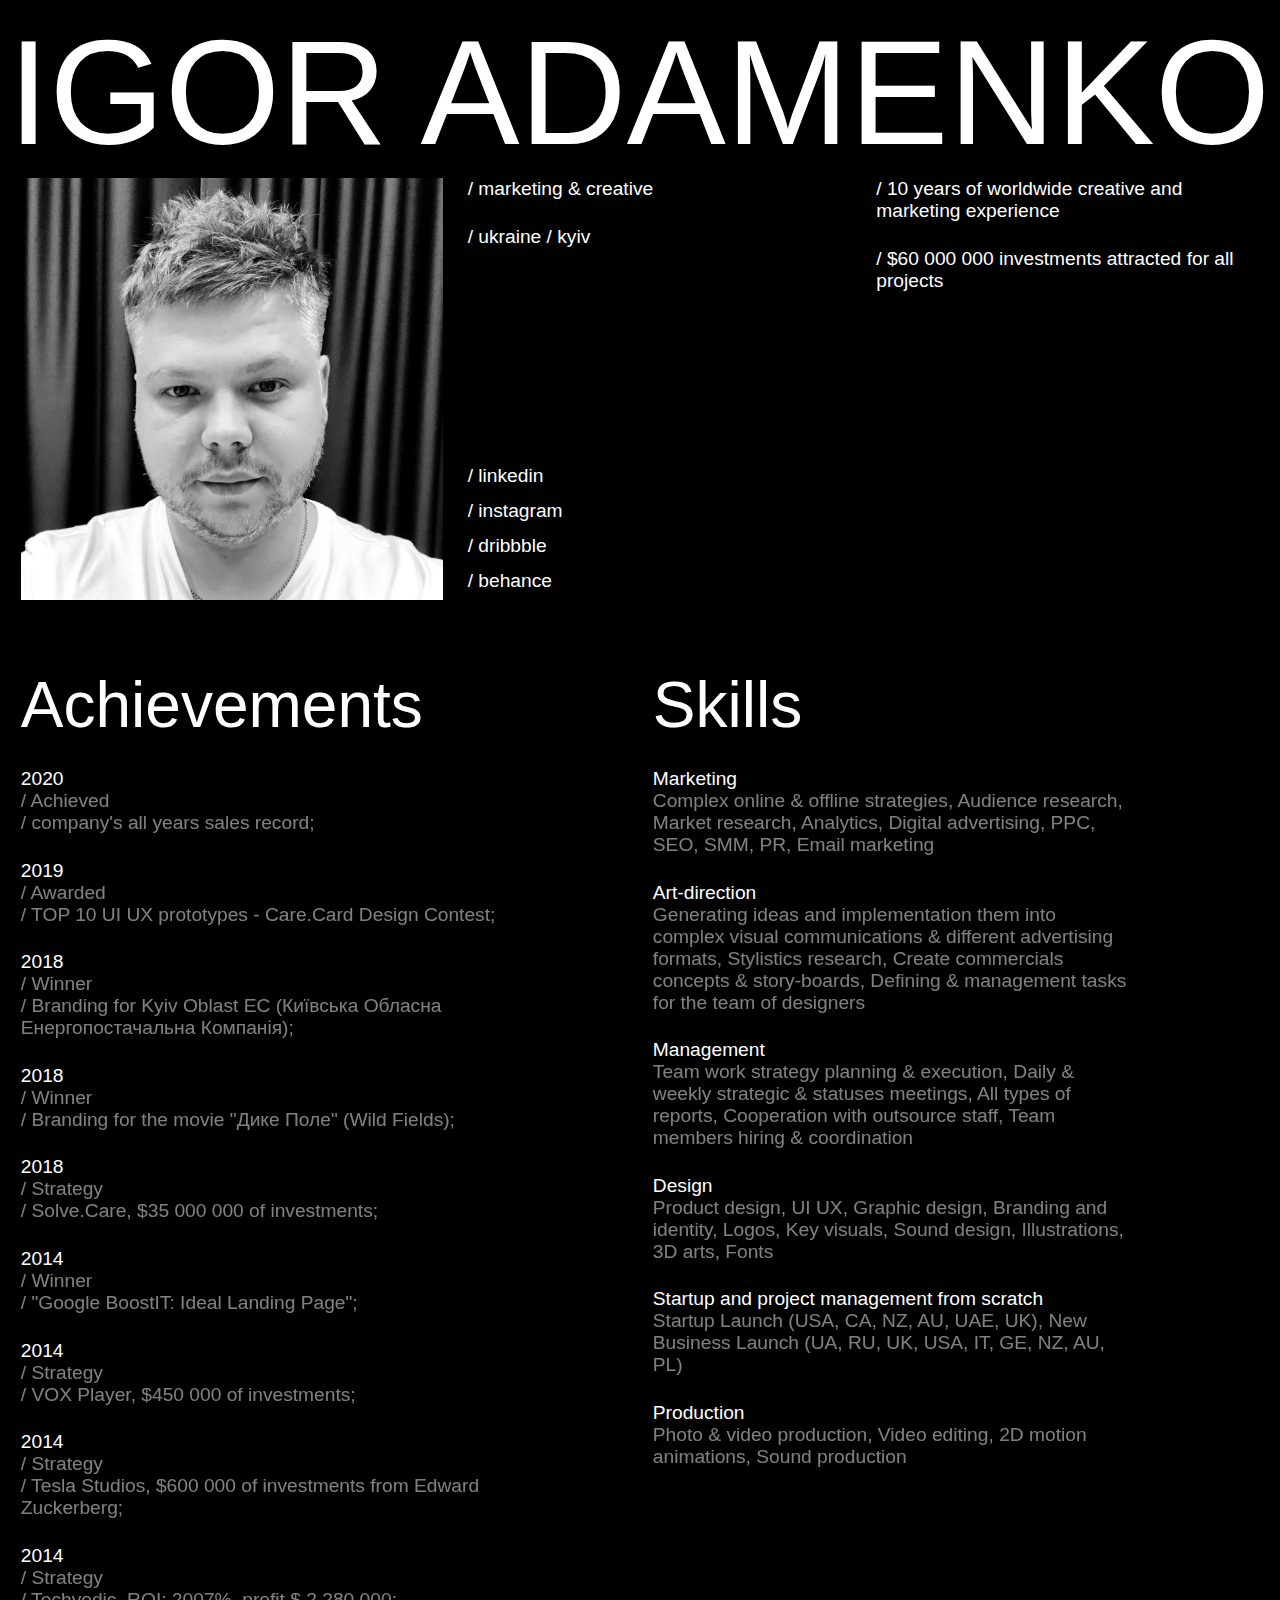
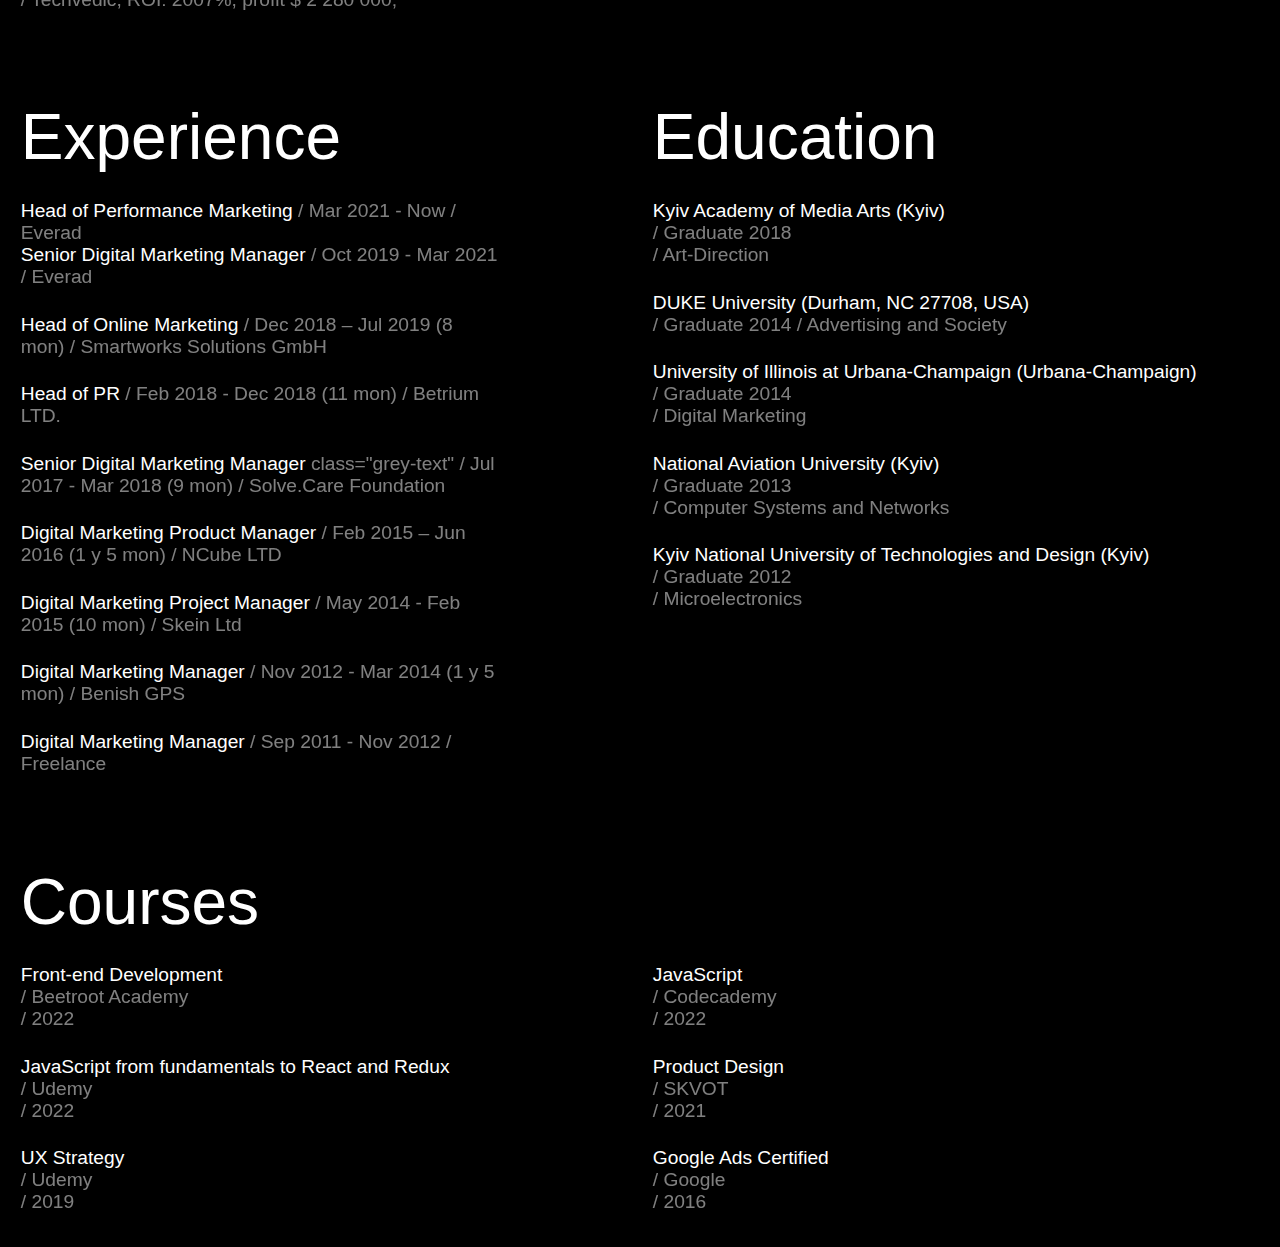
<file: index.html>
<!DOCTYPE html>
<html lang="en">
<head>
    <meta charset="UTF-8">
    <meta http-equiv="X-UA-Compatible" content="IE=edge">
    <meta name="viewport" content="width=device-width, initial-scale=1.0">
    <link rel="stylesheet" href="./stylesheet.css">
    <title>IGOR-ADAMENKO // // CREATIVE DEVELOPER</title>
</head>
<body>
    <header>
        <h1>
            igor adamenko
        </h1>
    </header>
    <!-- 1st Screen section start -->
    <section class="section-row">

        <!-- Column 1 -->
        <div class="section-row__col3">
            <picture>
                <source srcset="" media="(min-width: 800px)">
                <img class="section-row__col3-profile-pic" src="./img/profilePicture.png" alt="prodile-picture">
            </picture>
        </div>

        <!-- Column 2 -->
        <div class="section-row__col3">
            <p class="section-row__col__text">/ marketing & creative</p>
            <p class="section-row__col__text">/ ukraine / kyiv</p>
            <div class="section-row__col__social">
                <a class="section-row__col__social__link" href="https://www.linkedin.com/in/igor-adamenko-5a8b10105/" target="_blank">/ linkedin</a>
                <a class="section-row__col__social__link" href="https://www.instagram.com/tvkvsho/" target="_blank">/ instagram</a>
                <a class="section-row__col__social__link" href="https://dribbble.com/Lemonzillah" target="_blank">/ dribbble</a>
                <a class="section-row__col__social__link" href="https://www.behance.net/igorlemonad" target="_blank">/ behance</a>
            </div>
        </div>
        
        <!-- Column 3 -->
        <div class="section-row__col3">
            <p class="section-row__col__text">/ 10 years of worldwide creative and marketing experience</p>
            <p class="section-row__col__text">/ $60 000 000 investments attracted for all projects</p>
        </div>
    </section>
    <!-- 1st section end -->

    <!-- Achievements and Skills section start -->
    <section class="section-row">
        
        <!-- Achievements -->
        <div class="section-row__col2">
            <h2 class="section-row__col-h2">Achievements</h2>
            <div class="section-row__col2-text">
                <h3 class="section-row__col2-text-h3">
                    2020
                </h3>
                <p class="section-row__col2-text-p">
                    <span class="grey-text">
                        / Achieved<br>
                        / company's all years sales record;
                    </span>
                </p>
            </div>
            <div class="section-row__col2-text">
                <h3 class="section-row__col2-text-h3">
                    2019
                </h3>
                <p class="section-row__col2-text-p">
                    <span class="grey-text">
                        / Awarded<br>
                        / TOP 10 UI UX prototypes - Care.Card Design Contest;
                    </span>
                </p>
            </div>
            <div class="section-row__col2-text">
                <h3 class="section-row__col2-text-h3">
                    2018
                </h3>
                <p class="section-row__col2-text-p">
                    <span class="grey-text">
                        / Winner<br>
                        / Branding for Kyiv Oblast EC (Київська Обласна Енергопостачальна Компанія);
                    </span>
                </p>
            </div>
            <div class="section-row__col2-text">
                <h3 class="section-row__col2-text-h3">
                    2018
                </h3>
                <p class="section-row__col2-text-p">
                    <span class="grey-text">
                        / Winner<br>
                        / Branding for the movie "Дике Поле" (Wild Fields);
                    </span>
                </p>
            </div>
            <div class="section-row__col2-text">
                <h3 class="section-row__col2-text-h3">
                    2018
                </h3>
                <p class="section-row__col2-text-p">
                    <span class="grey-text">
                        / Strategy<br>
                        / Solve.Care, $35 000 000 of investments;
                    </span>
                </p>
            </div>
            <div class="section-row__col2-text">
                <h3 class="section-row__col2-text-h3">
                    2014
                </h3>
                <p class="section-row__col2-text-p">
                    <spa class="grey-text"n>
                        / Winner<br>
                        / "Google BoostIT: Ideal Landing Page";
                    </span>
                </p>
            </div>
            <div class="section-row__col2-text">
                <h3 class="section-row__col2-text-h3">
                    2014
                </h3>
                <p class="section-row__col2-text-p">
                    <span class="grey-text">
                        / Strategy<br>
                        / VOX Player, $450 000 of investments;
                    </span>
                </p>
            </div>
            <div class="section-row__col2-text">
                <h3 class="section-row__col2-text-h3">
                    2014
                </h3>
                <p class="section-row__col2-text-p">
                    <span class="grey-text">
                        / Strategy<br>
                        / Tesla Studios, $600 000 of investments from Edward Zuckerberg;
                    </span>
                </p>
            </div>
            <div class="section-row__col2-text">
                <h3 class="section-row__col2-text-h3">
                    2014
                </h3>
                <p class="section-row__col2-text-p">
                    <span class="grey-text">
                        / Strategy<br>
                        / Techvedic, ROI: 2007%, profit $ 2 280 000;
                    </span>
                </p>
            </div>
        </div>

        <!-- Skills -->
        <div class="section-row__col2">
            <h2 class="section-row__col-h2">Skills</h2>
            <div class="section-row__col2-text">
                <h3 class="section-row__col2-text-h3">
                    Marketing
                </h3>
                <p class="section-row__col2-text-p">
                    <span class="grey-text">
                        Complex online & offline strategies, Audience research, Market research, Analytics, Digital advertising, PPC, SEO, SMM, PR, Email marketing
                    </span>
                </p>
            </div>
            <div class="section-row__col2-text">
                <h3 class="section-row__col2-text-h3">
                    Art-direction
                </h3>
                <p class="section-row__col2-text-p">
                    <span class="grey-text">
                        Generating ideas and implementation them into complex visual communications & different advertising formats, Stylistics research, Create commercials concepts & story-boards, Defining & management tasks for the team of designers
                    </span>
                </p>
            </div>
            <div class="section-row__col2-text">
                <h3 class="section-row__col2-text-h3">
                    Management
                </h3>
                <p class="section-row__col2-text-p">
                    <span class="grey-text">
                        Team work strategy planning & execution, Daily & weekly strategic & statuses meetings, All types of reports, Cooperation with outsource staff, Team members hiring & coordination
                    </span>
                </p>
            </div>
            <div class="section-row__col2-text">
                <h3 class="section-row__col2-text-h3">
                    Design
                </h3>
                <p class="section-row__col2-text-p">
                    <span class="grey-text">
                        Product design, UI UX, Graphic design, Branding and identity, Logos, Key visuals, Sound design, Illustrations, 3D arts, Fonts
                    </span>
                </p>
            </div>
            <div class="section-row__col2-text">
                <h3 class="section-row__col2-text-h3">
                    Startup and project management from scratch
                </h3>
                <p class="section-row__col2-text-p">
                    <span class="grey-text">
                        Startup Launch (USA, CA, NZ, AU, UAE, UK), New Business Launch (UA, RU, UK, USA, IT, GE, NZ, AU, PL)
                    </span>
                </p>
            </div>
            <div class="section-row__col2-text">
                <h3 class="section-row__col2-text-h3">
                    Production
                </h3>
                <p class="section-row__col2-text-p">
                    <span class="grey-text">
                        Photo & video production, Video editing, 2D motion animations, Sound production
                    </span>
                </p>
            </div>
        </div>
    </section>
    <!-- Achievements and Skills section end -->

    <!-- Experience and Courses section start -->
    <section class="section-row">
        <!-- Experience -->
        <div class="section-row__col2">
            <h2 class="section-row__col-h2">
                Experience
            </h2>
            <div class="section-row__col2-text">
                <p class="section-row__col2-text-p">
                    Head of Performance Marketing<span class="grey-text"> / Mar 2021 - Now / Everad<br></span>
                    Senior Digital Marketing Manager<span class="grey-text"> / Oct 2019 - Mar 2021 / Everad</span>
                </p>
            </div>
            <div class="section-row__col2-text">
                <p class="section-row__col2-text-p">
                    Head of Online Marketing<span class="grey-text"> / Dec 2018 – Jul 2019 (8 mon) / Smartworks Solutions GmbH</span>
                </p>
            </div>
            <div class="section-row__col2-text">
                <p class="section-row__col2-text-p">
                    Head of PR<span class="grey-text"> / Feb 2018 - Dec 2018 (11 mon) / Betrium LTD.</span>
                </p>
            </div>
            <div class="section-row__col2-text">
                <p class="section-row__col2-text-p">
                    Senior Digital Marketing Manager<span class="grey-text"> class="grey-text" / Jul 2017 - Mar 2018 (9 mon) / Solve.Care Foundation</span>
                </p>
            </div>
            <div class="section-row__col2-text">
                <p class="section-row__col2-text-p">
                    Digital Marketing Product Manager<span class="grey-text"> / Feb 2015 – Jun 2016 (1 y 5 mon) / NCube LTD</span>
                </p>
            </div>
            <div class="section-row__col2-text">
                <p class="section-row__col2-text-p">
                    Digital Marketing Project Manager<span class="grey-text"> / May 2014 - Feb 2015 (10 mon) / Skein Ltd</span>
                </p>
            </div>
            <div class="section-row__col2-text">
                <p class="section-row__col2-text-p">
                    Digital Marketing Manager<span class="grey-text"> / Nov 2012 - Mar 2014 (1 y 5 mon) / Benish GPS</span>
                </p>
            </div>
            <div class="section-row__col2-text">
                <p class="section-row__col2-text-p">
                    Digital Marketing Manager<span class="grey-text"> / Sep 2011 - Nov 2012 / Freelance</span>
                </p>
            </div>
        </div>
        <!-- Educarion -->
        <div class="section-row__col2">
            <h2 class="section-row__col-h2">
                Education
            </h2>
            <div class="section-row__col2-text">
                <h3 class="section-row__col2-text-h3">
                    Kyiv Academy of Media Arts (Kyiv)
                </h3>
                <p class="section-row__col2-text-p"> 
                    <span class="grey-text">
                        / Graduate 2018<br>
                        / Art-Direction
                    </span>
                </p>
            </div>
            <div class="section-row__col2-text">
                <h3 class="section-row__col2-text-h3">
                    DUKE University (Durham, NC 27708, USA) 
                </h3>
                <p class="section-row__col2-text-p"> 
                    <span class="grey-text">
                        / Graduate 2014
                        / Advertising and Society
                    </span>
                </p>
            </div>
            <div class="section-row__col2-text">
                <h3 class="section-row__col2-text-h3">
                    University of Illinois at Urbana-Champaign (Urbana-Champaign)
                </h3>
                <p class="section-row__col2-text-p"> 
                    <span class="grey-text">
                        / Graduate 2014<br>
                        / Digital Marketing
                    </span>
                </p>
            </div>
            <div class="section-row__col2-text">
                <h3 class="section-row__col2-text-h3">
                    National Aviation University (Kyiv)
                </h3>
                <p class="section-row__col2-text-p"> 
                    <span class="grey-text">
                        / Graduate 2013<br>
                        / Computer Systems and Networks
                    </span>
                </p>
            </div>
            <div class="section-row__col2-text">
                <h3 class="section-row__col2-text-h3">
                    Kyiv National University of Technologies and Design (Kyiv)
                </h3>
                <p class="section-row__col2-text-p"> 
                    <span class="grey-text">
                        / Graduate 2012<br>
                        / Microelectronics
                    </span>
                </p>
            </div>
        </div>
    </section>
    <!-- Experience section end -->

    <!-- Courses section -->
    <section class="section-row courses-row">
        <h2 class="section-row__col-h2 h2-courses">
            Courses
        </h2>
            <div class="section-row__inner-box-block">
                <div class="section-row__col2">
                    <div class="section-row__col2-text">
                        <h3 class="section-row__col2-text-h3">
                            Front-end Development
                        </h3>
                        <p class="section-row__col2-text-p"> 
                            <span class="grey-text">
                                / Beetroot Academy<br>
                                / 2022
                            </span>
                        </p>
                    </div>
                    <div class="section-row__col2-text">
                        <h3 class="section-row__col2-text-h3">
                            JavaScript from fundamentals to React and Redux
                        </h3>
                        <p class="section-row__col2-text-p"> 
                            <span class="grey-text">
                                / Udemy<br>
                                / 2022
                            </span>
                        </p>
                    </div>
                    <div class="section-row__col2-text">
                        <h3 class="section-row__col2-text-h3">
                            UX Strategy
                        </h3>
                        <p class="section-row__col2-text-p"> 
                            <span class="grey-text">
                                / Udemy<br>
                                / 2019
                            </span>
                        </p>
                    </div>
                </div>
                <div class="section-row__col2">
                    <div class="section-row__col2-text">
                        <h3 class="section-row__col2-text-h3">
                            JavaScript
                        </h3>
                        <p class="section-row__col2-text-p"> 
                            <span class="grey-text">
                                / Codecademy<br>
                                / 2022
                            </span>
                        </p>
                    </div>
                    <div class="section-row__col2-text">
                        <h3 class="section-row__col2-text-h3">
                            Product Design
                        </h3>
                        <p class="section-row__col2-text-p"> 
                            <span class="grey-text">
                                / SKVOT<br>
                                / 2021
                            </span>
                        </p>
                    </div>
                    <div class="section-row__col2-text">
                        <h3 class="section-row__col2-text-h3">
                            Google Ads Certified
                        </h3>
                        <p class="section-row__col2-text-p"> 
                            <span class="grey-text">
                                / Google<br>
                                / 2016
                            </span>
                        </p>
                    </div>
                </div>
            </div>
    </section>
</body>
</html>
</file>
<file: stylesheet.css>
body{
    background-color: black;
    font-family: 'Inter', sans-serif;
    color: white;
}

h1{
    text-transform: uppercase;
    font-size: 11.6vw;
    font-weight: 500;
    margin: 0;
}

.section-row{
    display: flex;
    flex-direction: row;
}

.section-row__col3{
    display: flex;
    flex-direction: column;
    width: 33.33%;
    padding: 0 1vw 0 1vw;
}

.section-row__col2{
    display: flex;
    flex-direction: column;
    width: 50%;
    padding: 0 1vw 0 1vw;
}

picture img {
    width: 33vw;
}

.section-row__col__social{
    display: flex;
    flex-direction: column;
    margin: 15vw 0 0 0;
}

.section-row__col__social__link {
    font-size: 1.5vw;
    font-weight: lighter;
    margin: 0 0 1vw 0;
    text-decoration: none;
    color: white;
}

.section-row__col__text {
    font-size: 1.5vw;
    font-weight: lighter;
    margin: 0 0 2vw 0;
}

.section-row__col-h2 {
    font-size: 5vw;
    font-weight: 500;
    margin: 5vw 0 2vw 0;
}

.section-row__col2-text-p {
    font-size: 1.5vw;
    font-weight: lighter;
    margin: 0 10vw 2vw 0;
}

.section-row__col2-text-h3 {
    font-size: 1.5vw;
    font-weight: 500;
    margin: 0 0 0 0;
}

.grey-text{
    opacity: 50%;
}

.section-row__inner-box{
    display: block;
    padding: 0 1vw 0 1vw;
}

h2.section-row__col-h2.h2-courses {
    margin: 5vw 0 2vw 1vw;
}

.section-row__inner-box-flex{
    display: flex;
}

section.section-row.courses-row {
    display: block;
}

.section-row__inner-box-block{
    display: flex;
}

img.section-row__col3-profile-pic {
    filter: grayscale(1);
    transition: 0.5s;
}

img.section-row__col3-profile-pic:hover {
    filter: grayscale(0);
    transition: 0.5s;
}
</file>
